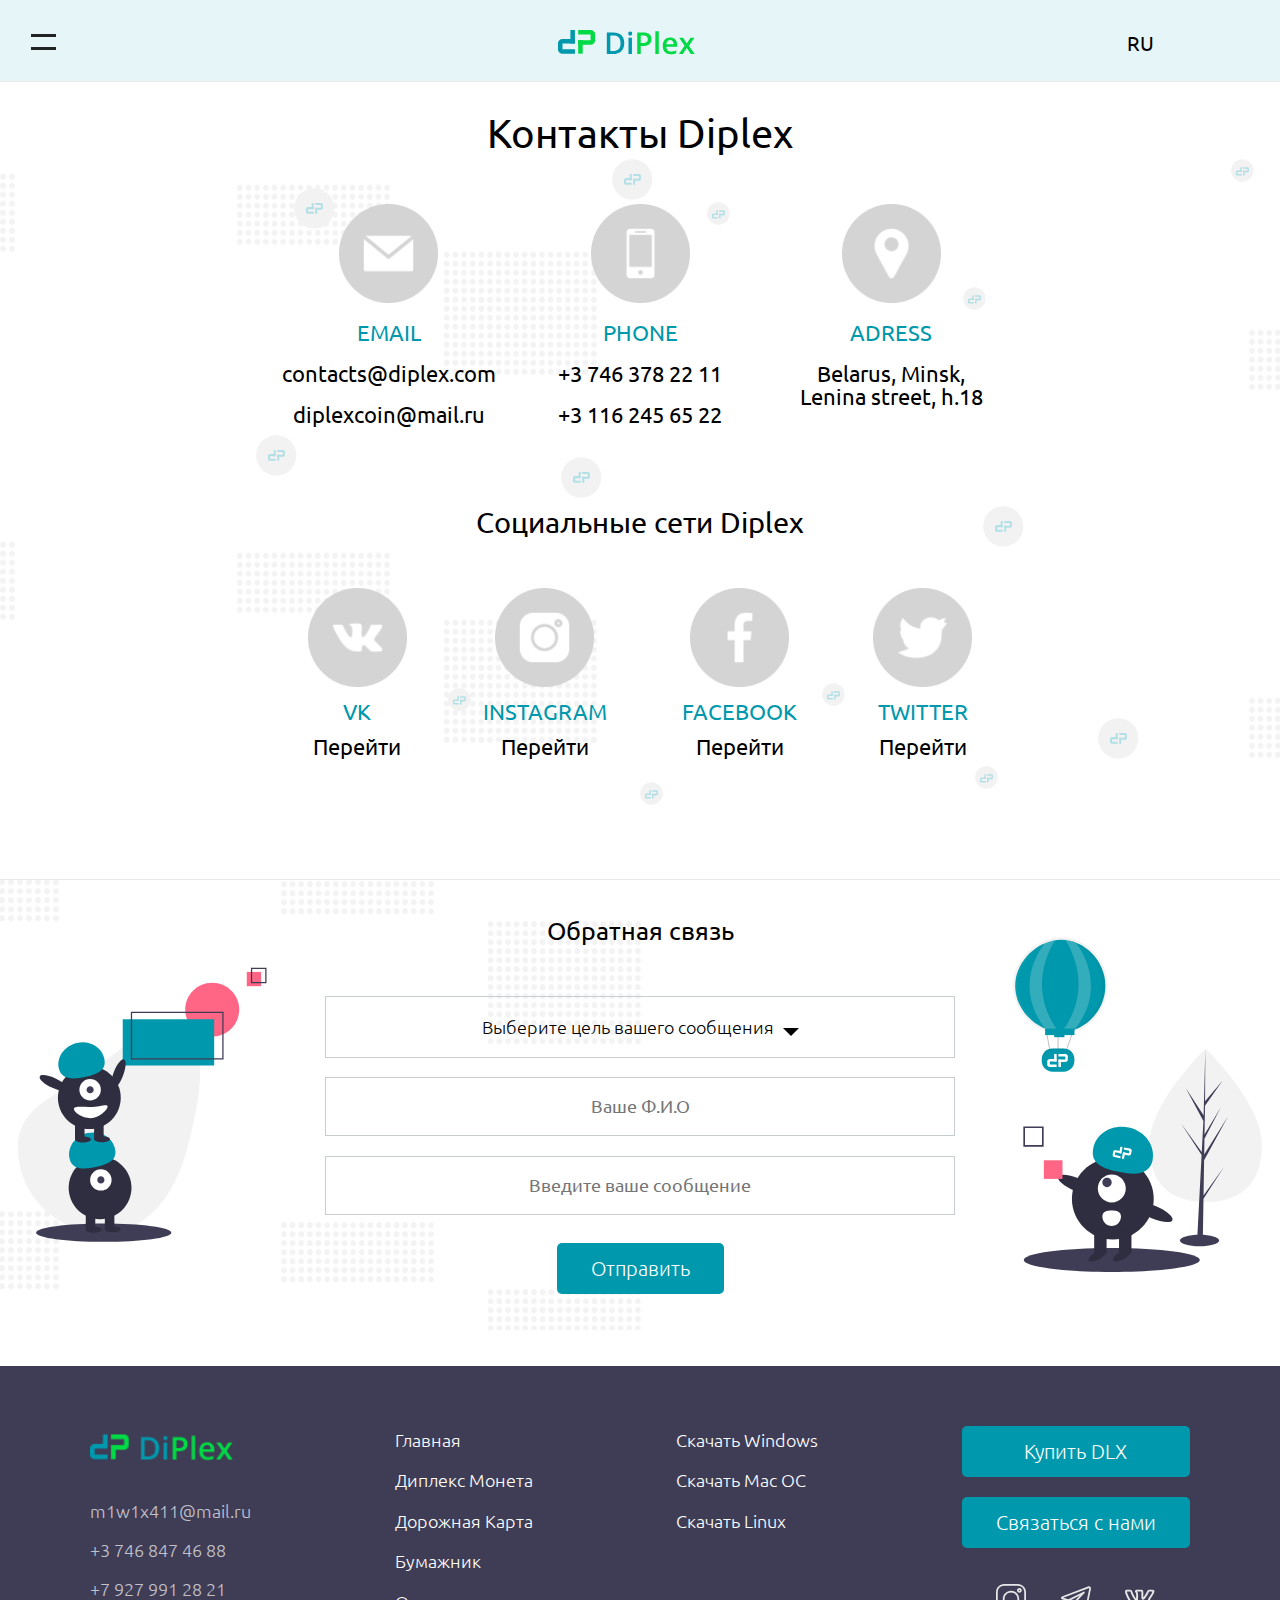
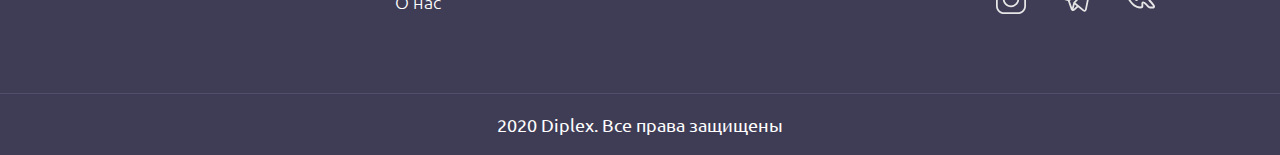
<file: contacts.html>
<!DOCTYPE html>
<html lang="en">
  <meta charset="UTF-8" />
  <meta name="viewport" content="width=device-width, initial-scale=1.0" />
  <meta http-equiv="X-UA-Compatible" content="ie=edge" />
  <link rel="shortcut icon" href="" type="image/x-icon" />
  <title>Контакты.Diplex</title>
  <link rel="apple-touch-icon" sizes="180x180" href="images/apple-touch-icon.png">
<link rel="icon" type="image/png" sizes="32x32" href="images/favicon-32x32.png">
<link rel="icon" type="image/png" sizes="16x16" href="images/favicon-16x16.png">
<link rel="manifest" href="images/site.webmanifest">
<link rel="mask-icon" href="images/safari-pinned-tab.svg" color="#5bbad5">
<meta name="msapplication-TileColor" content="#da532c">
<meta name="theme-color" content="#ffffff">
  <link rel="preconnect" href="https://fonts.googleapis.com" />
  <link rel="preconnect" href="https://fonts.gstatic.com" crossorigin />
  <link
    href="https://fonts.googleapis.com/css2?family=Open+Sans:wght@600&family=Ubuntu:wght@300;400;500;700&display=swap"
    rel="stylesheet"
  />
  <link rel="stylesheet" href="css/reset.css" />
  <link rel="stylesheet" href="css/normalize.css" />
  <link rel="stylesheet" href="css/contacts.min.css" />
  <script
      type="text/javascript"
      src="//code.jquery.com/jquery-3.6.0.min.js"
    defer></script>
    <script src="js/form.js" defer></script>
    <script src="js/main.js" defer></script>
  <body>
    <header class="header" id="header">
      <div class="container">
        <div class="header__inner">
          <nav class="header__menu">
            <a class="logo__link" href="/index.html"
              ><img src="images/main-logo.png" alt="logo" class="logo__image"
            /></a>
            <a class="logo__link--mobile" href="/index.html"
              ><img
                src="images/logo-img-mobile.svg"
                alt="logo-mobile"
                class="logo__image--mobile"
            /></a>

            <input type="checkbox" class="hidden__menu--ticker" id="hm" />
            <label class="btn__menu" for="hm">
              <span class="first"></span>
              <span class="second"></span>
            </label>
            <ul class="menu__list hidden__menu">
              <li class="menu__item">
                <a href="index.html" class="menu__link">Главная</a>
              </li>
              <li class="menu__item">
                <a href="#" class="menu__link">Где использовать DLX?</a>
              </li>
              <li class="menu__item">
                <a href="education.html" class="menu__link">Обучение</a>
              </li>
              <li class="menu__item">
                <a href="cooperation.html" class="menu__link"
                  >Сотрудничество</a
                >
              </li>
              <li class="menu__item">
                <a href="contacts.html" class="menu__link">Контакты</a>
              </li>
              <ul class="menu__adress">
                <li class="adress__items">
                  <a href="mailto:m1w1x411@mail.ru" class="adress__link"
                    >m1w1x411@mail.ru</a
                  >
                </li>
                <li class="adress__items">
                  <a href="tel:+37468474688" class="adress__link"
                    >+3 746 847 46 88</a
                  >
                </li>
                <li class="adress__items">
                  <a href="tel:+79279912821" class="adress__link"
                    >+7 927 991 28 21</a
                  >
                </li>
              </ul>
              <ul class="social__links--mobile">
                <li class="social__items">
                  <a href="#" class="social__link">
                    <img
                      src="images/ig-icon.svg"
                      alt="instagram"
                      class="social__link link--img"
                  /></a>
                </li>
                <li class="social__items">
                  <a href="#" class="social__link">
                    <img
                      src="images/telegram-icon.svg"
                      alt="telegram"
                      class="social__link link--img"
                  /></a>
                </li>
                <li class="social__items">
                  <a href="#" class="social__link">
                    <img
                      src="images/vk-icon.svg"
                      alt="vk"
                      class="social__link link--img"
                  /></a>
                </li>
              </ul>
            </ul>
          <ul class="lang__list">
              <li class="list__item">
                  <a href="#" class="lang__main">RU</a>
                <ul class="lang__pick__items">
                <li class="lang__pick__item">
                    <a class="lang__link" href="#">KG</a>
                  </li>
                  <li class="lang__pick__item">
                    <a class="lang__link" href="#">KZ</a>
                  </li>
                  <li class="lang__pick__item">
                    <a class="lang__link" href="#">EN</a>
                  </li>
                </ul>
              </li>
          </ul>
            <ul class="social__links">
              <li class="social__items">
                <a href="#" class="social__link">
                  <img
                    src="images/ig-icon.svg"
                    alt="instagram"
                    class="social__link link--img"
                /></a>
              </li>
              <li class="social__items">
                <a href="#" class="social__link">
                  <img
                    src="images/telegram-icon.svg"
                    alt="telegram"
                    class="social__link link--img"
                /></a>
              </li>
              <li class="social__items">
                <a href="#" class="social__link">
                  <img
                    src="images/vk-icon.svg"
                    alt="vk"
                    class="social__link link--img"
                /></a>
              </li>
            </ul>
          </nav>
        </div>
      </div>
    </header>
    <section class="contacts" id="contacts">
      <svg
        class="contacts__svg--big1"
        width="41"
        height="41"
        viewBox="0 0 41 41"
        fill="none"
        xmlns="http://www.w3.org/2000/svg"
      >
        <path
          d="M20.2586 40.5464C31.336 40.5464 40.3159 31.5535 40.3159 20.4602C40.3159 9.36683 31.336 0.373917 20.2586 0.373917C9.18117 0.373917 0.201172 9.36683 0.201172 20.4602C0.201172 31.5535 9.18117 40.5464 20.2586 40.5464Z"
          fill="#F2F2F2"
        />
        <path
          d="M12 21.1684C12 20.0328 12.9206 19.1123 14.0561 19.1123H19.7105V21.1684H12Z"
          fill="#B3E0E6"
        />
        <path
          d="M17.6543 21.1684L17.6543 15L19.7104 15L19.7104 21.1684L17.6543 21.1684Z"
          fill="#B3E0E6"
        />
        <path
          d="M28.9048 19.6263C28.9048 20.7619 27.9842 21.6825 26.8486 21.6825L21.1943 21.6825L21.1943 19.6263L28.9048 19.6263Z"
          fill="#B3E0E6"
        />
        <path
          d="M12 23.7386H19.7105V25.7947H14.0561C12.9206 25.7947 12 24.8742 12 23.7386Z"
          fill="#B3E0E6"
        />
        <path
          d="M28.9048 17.0561L21.1943 17.0561L21.1943 15L26.8486 15C27.9842 15 28.9048 15.9206 28.9048 17.0561Z"
          fill="#B3E0E6"
        />
        <path
          d="M23.2505 19.6263L23.2505 25.7947L21.1943 25.7947L21.1943 19.6263L23.2505 19.6263Z"
          fill="#B3E0E6"
        />
        <rect
          x="12"
          y="24.7667"
          width="4.62631"
          height="2.05614"
          rx="1.02807"
          transform="rotate(-90 12 24.7667)"
          fill="#B3E0E6"
        />
        <rect
          x="28.9048"
          y="16.0281"
          width="4.62631"
          height="2.05614"
          rx="1.02807"
          transform="rotate(90 28.9048 16.0281)"
          fill="#B3E0E6"
        />
      </svg>
      <svg
        class="contacts__svg--sm1"
        width="23"
        height="23"
        viewBox="0 0 23 23"
        fill="none"
        xmlns="http://www.w3.org/2000/svg"
      >
        <path
          d="M11.4171 22.8764C17.6481 22.8764 22.6993 17.8179 22.6993 11.5779C22.6993 5.3379 17.6481 0.279388 11.4171 0.279388C5.18602 0.279388 0.134766 5.3379 0.134766 11.5779C0.134766 17.8179 5.18602 22.8764 11.4171 22.8764Z"
          fill="#F2F2F2"
        />
        <path
          d="M4.90527 12.9947C4.90527 12.115 5.61838 11.4019 6.49804 11.4019H10.8781V12.9947H4.90527Z"
          fill="#B3E0E6"
        />
        <path
          d="M9.28516 12.9947L9.28516 8.21637L10.8779 8.21637L10.8779 12.9947L9.28516 12.9947Z"
          fill="#B3E0E6"
        />
        <path
          d="M18.0005 11.8001C18.0005 12.6797 17.2874 13.3929 16.4077 13.3929L12.0276 13.3929L12.0276 11.8001L18.0005 11.8001Z"
          fill="#B3E0E6"
        />
        <path
          d="M4.90527 14.9856H10.8781V16.5784H6.49804C5.61838 16.5784 4.90527 15.8653 4.90527 14.9856Z"
          fill="#B3E0E6"
        />
        <path
          d="M18.0005 9.80914L12.0276 9.80914L12.0276 8.21637L16.4077 8.21637C17.2874 8.21637 18.0005 8.92948 18.0005 9.80914Z"
          fill="#B3E0E6"
        />
        <path
          d="M13.6201 11.8001L13.6201 16.5784L12.0274 16.5784L12.0274 11.8001L13.6201 11.8001Z"
          fill="#B3E0E6"
        />
        <rect
          x="4.90527"
          y="15.782"
          width="3.58372"
          height="1.59276"
          rx="0.796382"
          transform="rotate(-90 4.90527 15.782)"
          fill="#B3E0E6"
        />
        <rect
          x="18.0005"
          y="9.01275"
          width="3.58372"
          height="1.59276"
          rx="0.796382"
          transform="rotate(90 18.0005 9.01275)"
          fill="#B3E0E6"
        />
      </svg>
      <svg
        class="contacts__svg--big2"
        width="41"
        height="41"
        viewBox="0 0 41 41"
        fill="none"
        xmlns="http://www.w3.org/2000/svg"
      >
        <path
          d="M20.2586 40.5464C31.336 40.5464 40.3159 31.5535 40.3159 20.4602C40.3159 9.36683 31.336 0.373917 20.2586 0.373917C9.18117 0.373917 0.201172 9.36683 0.201172 20.4602C0.201172 31.5535 9.18117 40.5464 20.2586 40.5464Z"
          fill="#F2F2F2"
        />
        <path
          d="M12 21.1684C12 20.0328 12.9206 19.1123 14.0561 19.1123H19.7105V21.1684H12Z"
          fill="#B3E0E6"
        />
        <path
          d="M17.6543 21.1684L17.6543 15L19.7104 15L19.7104 21.1684L17.6543 21.1684Z"
          fill="#B3E0E6"
        />
        <path
          d="M28.9048 19.6263C28.9048 20.7619 27.9842 21.6825 26.8486 21.6825L21.1943 21.6825L21.1943 19.6263L28.9048 19.6263Z"
          fill="#B3E0E6"
        />
        <path
          d="M12 23.7386H19.7105V25.7947H14.0561C12.9206 25.7947 12 24.8742 12 23.7386Z"
          fill="#B3E0E6"
        />
        <path
          d="M28.9048 17.0561L21.1943 17.0561L21.1943 15L26.8486 15C27.9842 15 28.9048 15.9206 28.9048 17.0561Z"
          fill="#B3E0E6"
        />
        <path
          d="M23.2505 19.6263L23.2505 25.7947L21.1943 25.7947L21.1943 19.6263L23.2505 19.6263Z"
          fill="#B3E0E6"
        />
        <rect
          x="12"
          y="24.7667"
          width="4.62631"
          height="2.05614"
          rx="1.02807"
          transform="rotate(-90 12 24.7667)"
          fill="#B3E0E6"
        />
        <rect
          x="28.9048"
          y="16.0281"
          width="4.62631"
          height="2.05614"
          rx="1.02807"
          transform="rotate(90 28.9048 16.0281)"
          fill="#B3E0E6"
        />
      </svg>
      <svg
        class="contacts__svg--sm2"
        width="23"
        height="23"
        viewBox="0 0 23 23"
        fill="none"
        xmlns="http://www.w3.org/2000/svg"
      >
        <path
          d="M11.4171 22.8764C17.6481 22.8764 22.6993 17.8179 22.6993 11.5779C22.6993 5.3379 17.6481 0.279388 11.4171 0.279388C5.18602 0.279388 0.134766 5.3379 0.134766 11.5779C0.134766 17.8179 5.18602 22.8764 11.4171 22.8764Z"
          fill="#F2F2F2"
        />
        <path
          d="M4.90527 12.9947C4.90527 12.115 5.61838 11.4019 6.49804 11.4019H10.8781V12.9947H4.90527Z"
          fill="#B3E0E6"
        />
        <path
          d="M9.28516 12.9947L9.28516 8.21637L10.8779 8.21637L10.8779 12.9947L9.28516 12.9947Z"
          fill="#B3E0E6"
        />
        <path
          d="M18.0005 11.8001C18.0005 12.6797 17.2874 13.3929 16.4077 13.3929L12.0276 13.3929L12.0276 11.8001L18.0005 11.8001Z"
          fill="#B3E0E6"
        />
        <path
          d="M4.90527 14.9856H10.8781V16.5784H6.49804C5.61838 16.5784 4.90527 15.8653 4.90527 14.9856Z"
          fill="#B3E0E6"
        />
        <path
          d="M18.0005 9.80914L12.0276 9.80914L12.0276 8.21637L16.4077 8.21637C17.2874 8.21637 18.0005 8.92948 18.0005 9.80914Z"
          fill="#B3E0E6"
        />
        <path
          d="M13.6201 11.8001L13.6201 16.5784L12.0274 16.5784L12.0274 11.8001L13.6201 11.8001Z"
          fill="#B3E0E6"
        />
        <rect
          x="4.90527"
          y="15.782"
          width="3.58372"
          height="1.59276"
          rx="0.796382"
          transform="rotate(-90 4.90527 15.782)"
          fill="#B3E0E6"
        />
        <rect
          x="18.0005"
          y="9.01275"
          width="3.58372"
          height="1.59276"
          rx="0.796382"
          transform="rotate(90 18.0005 9.01275)"
          fill="#B3E0E6"
        />
      </svg>
      <svg
        class="contacts__svg--big3"
        width="41"
        height="41"
        viewBox="0 0 41 41"
        fill="none"
        xmlns="http://www.w3.org/2000/svg"
      >
        <path
          d="M20.2586 40.5464C31.336 40.5464 40.3159 31.5535 40.3159 20.4602C40.3159 9.36683 31.336 0.373917 20.2586 0.373917C9.18117 0.373917 0.201172 9.36683 0.201172 20.4602C0.201172 31.5535 9.18117 40.5464 20.2586 40.5464Z"
          fill="#F2F2F2"
        />
        <path
          d="M12 21.1684C12 20.0328 12.9206 19.1123 14.0561 19.1123H19.7105V21.1684H12Z"
          fill="#B3E0E6"
        />
        <path
          d="M17.6543 21.1684L17.6543 15L19.7104 15L19.7104 21.1684L17.6543 21.1684Z"
          fill="#B3E0E6"
        />
        <path
          d="M28.9048 19.6263C28.9048 20.7619 27.9842 21.6825 26.8486 21.6825L21.1943 21.6825L21.1943 19.6263L28.9048 19.6263Z"
          fill="#B3E0E6"
        />
        <path
          d="M12 23.7386H19.7105V25.7947H14.0561C12.9206 25.7947 12 24.8742 12 23.7386Z"
          fill="#B3E0E6"
        />
        <path
          d="M28.9048 17.0561L21.1943 17.0561L21.1943 15L26.8486 15C27.9842 15 28.9048 15.9206 28.9048 17.0561Z"
          fill="#B3E0E6"
        />
        <path
          d="M23.2505 19.6263L23.2505 25.7947L21.1943 25.7947L21.1943 19.6263L23.2505 19.6263Z"
          fill="#B3E0E6"
        />
        <rect
          x="12"
          y="24.7667"
          width="4.62631"
          height="2.05614"
          rx="1.02807"
          transform="rotate(-90 12 24.7667)"
          fill="#B3E0E6"
        />
        <rect
          x="28.9048"
          y="16.0281"
          width="4.62631"
          height="2.05614"
          rx="1.02807"
          transform="rotate(90 28.9048 16.0281)"
          fill="#B3E0E6"
        />
      </svg>
      <svg
        class="contacts__svg--sm3"
        width="23"
        height="23"
        viewBox="0 0 23 23"
        fill="none"
        xmlns="http://www.w3.org/2000/svg"
      >
        <path
          d="M11.4171 22.8764C17.6481 22.8764 22.6993 17.8179 22.6993 11.5779C22.6993 5.3379 17.6481 0.279388 11.4171 0.279388C5.18602 0.279388 0.134766 5.3379 0.134766 11.5779C0.134766 17.8179 5.18602 22.8764 11.4171 22.8764Z"
          fill="#F2F2F2"
        />
        <path
          d="M4.90527 12.9947C4.90527 12.115 5.61838 11.4019 6.49804 11.4019H10.8781V12.9947H4.90527Z"
          fill="#B3E0E6"
        />
        <path
          d="M9.28516 12.9947L9.28516 8.21637L10.8779 8.21637L10.8779 12.9947L9.28516 12.9947Z"
          fill="#B3E0E6"
        />
        <path
          d="M18.0005 11.8001C18.0005 12.6797 17.2874 13.3929 16.4077 13.3929L12.0276 13.3929L12.0276 11.8001L18.0005 11.8001Z"
          fill="#B3E0E6"
        />
        <path
          d="M4.90527 14.9856H10.8781V16.5784H6.49804C5.61838 16.5784 4.90527 15.8653 4.90527 14.9856Z"
          fill="#B3E0E6"
        />
        <path
          d="M18.0005 9.80914L12.0276 9.80914L12.0276 8.21637L16.4077 8.21637C17.2874 8.21637 18.0005 8.92948 18.0005 9.80914Z"
          fill="#B3E0E6"
        />
        <path
          d="M13.6201 11.8001L13.6201 16.5784L12.0274 16.5784L12.0274 11.8001L13.6201 11.8001Z"
          fill="#B3E0E6"
        />
        <rect
          x="4.90527"
          y="15.782"
          width="3.58372"
          height="1.59276"
          rx="0.796382"
          transform="rotate(-90 4.90527 15.782)"
          fill="#B3E0E6"
        />
        <rect
          x="18.0005"
          y="9.01275"
          width="3.58372"
          height="1.59276"
          rx="0.796382"
          transform="rotate(90 18.0005 9.01275)"
          fill="#B3E0E6"
        />
      </svg>
      <svg
        class="contacts__svg--big4"
        width="41"
        height="41"
        viewBox="0 0 41 41"
        fill="none"
        xmlns="http://www.w3.org/2000/svg"
      >
        <path
          d="M20.2586 40.5464C31.336 40.5464 40.3159 31.5535 40.3159 20.4602C40.3159 9.36683 31.336 0.373917 20.2586 0.373917C9.18117 0.373917 0.201172 9.36683 0.201172 20.4602C0.201172 31.5535 9.18117 40.5464 20.2586 40.5464Z"
          fill="#F2F2F2"
        />
        <path
          d="M12 21.1684C12 20.0328 12.9206 19.1123 14.0561 19.1123H19.7105V21.1684H12Z"
          fill="#B3E0E6"
        />
        <path
          d="M17.6543 21.1684L17.6543 15L19.7104 15L19.7104 21.1684L17.6543 21.1684Z"
          fill="#B3E0E6"
        />
        <path
          d="M28.9048 19.6263C28.9048 20.7619 27.9842 21.6825 26.8486 21.6825L21.1943 21.6825L21.1943 19.6263L28.9048 19.6263Z"
          fill="#B3E0E6"
        />
        <path
          d="M12 23.7386H19.7105V25.7947H14.0561C12.9206 25.7947 12 24.8742 12 23.7386Z"
          fill="#B3E0E6"
        />
        <path
          d="M28.9048 17.0561L21.1943 17.0561L21.1943 15L26.8486 15C27.9842 15 28.9048 15.9206 28.9048 17.0561Z"
          fill="#B3E0E6"
        />
        <path
          d="M23.2505 19.6263L23.2505 25.7947L21.1943 25.7947L21.1943 19.6263L23.2505 19.6263Z"
          fill="#B3E0E6"
        />
        <rect
          x="12"
          y="24.7667"
          width="4.62631"
          height="2.05614"
          rx="1.02807"
          transform="rotate(-90 12 24.7667)"
          fill="#B3E0E6"
        />
        <rect
          x="28.9048"
          y="16.0281"
          width="4.62631"
          height="2.05614"
          rx="1.02807"
          transform="rotate(90 28.9048 16.0281)"
          fill="#B3E0E6"
        />
      </svg>
      <svg
        class="contacts__svg--sm4"
        width="23"
        height="23"
        viewBox="0 0 23 23"
        fill="none"
        xmlns="http://www.w3.org/2000/svg"
      >
        <path
          d="M11.4171 22.8764C17.6481 22.8764 22.6993 17.8179 22.6993 11.5779C22.6993 5.3379 17.6481 0.279388 11.4171 0.279388C5.18602 0.279388 0.134766 5.3379 0.134766 11.5779C0.134766 17.8179 5.18602 22.8764 11.4171 22.8764Z"
          fill="#F2F2F2"
        />
        <path
          d="M4.90527 12.9947C4.90527 12.115 5.61838 11.4019 6.49804 11.4019H10.8781V12.9947H4.90527Z"
          fill="#B3E0E6"
        />
        <path
          d="M9.28516 12.9947L9.28516 8.21637L10.8779 8.21637L10.8779 12.9947L9.28516 12.9947Z"
          fill="#B3E0E6"
        />
        <path
          d="M18.0005 11.8001C18.0005 12.6797 17.2874 13.3929 16.4077 13.3929L12.0276 13.3929L12.0276 11.8001L18.0005 11.8001Z"
          fill="#B3E0E6"
        />
        <path
          d="M4.90527 14.9856H10.8781V16.5784H6.49804C5.61838 16.5784 4.90527 15.8653 4.90527 14.9856Z"
          fill="#B3E0E6"
        />
        <path
          d="M18.0005 9.80914L12.0276 9.80914L12.0276 8.21637L16.4077 8.21637C17.2874 8.21637 18.0005 8.92948 18.0005 9.80914Z"
          fill="#B3E0E6"
        />
        <path
          d="M13.6201 11.8001L13.6201 16.5784L12.0274 16.5784L12.0274 11.8001L13.6201 11.8001Z"
          fill="#B3E0E6"
        />
        <rect
          x="4.90527"
          y="15.782"
          width="3.58372"
          height="1.59276"
          rx="0.796382"
          transform="rotate(-90 4.90527 15.782)"
          fill="#B3E0E6"
        />
        <rect
          x="18.0005"
          y="9.01275"
          width="3.58372"
          height="1.59276"
          rx="0.796382"
          transform="rotate(90 18.0005 9.01275)"
          fill="#B3E0E6"
        />
      </svg>
      <svg
        class="contacts__svg--big5"
        width="41"
        height="41"
        viewBox="0 0 41 41"
        fill="none"
        xmlns="http://www.w3.org/2000/svg"
      >
        <path
          d="M20.2586 40.5464C31.336 40.5464 40.3159 31.5535 40.3159 20.4602C40.3159 9.36683 31.336 0.373917 20.2586 0.373917C9.18117 0.373917 0.201172 9.36683 0.201172 20.4602C0.201172 31.5535 9.18117 40.5464 20.2586 40.5464Z"
          fill="#F2F2F2"
        />
        <path
          d="M12 21.1684C12 20.0328 12.9206 19.1123 14.0561 19.1123H19.7105V21.1684H12Z"
          fill="#B3E0E6"
        />
        <path
          d="M17.6543 21.1684L17.6543 15L19.7104 15L19.7104 21.1684L17.6543 21.1684Z"
          fill="#B3E0E6"
        />
        <path
          d="M28.9048 19.6263C28.9048 20.7619 27.9842 21.6825 26.8486 21.6825L21.1943 21.6825L21.1943 19.6263L28.9048 19.6263Z"
          fill="#B3E0E6"
        />
        <path
          d="M12 23.7386H19.7105V25.7947H14.0561C12.9206 25.7947 12 24.8742 12 23.7386Z"
          fill="#B3E0E6"
        />
        <path
          d="M28.9048 17.0561L21.1943 17.0561L21.1943 15L26.8486 15C27.9842 15 28.9048 15.9206 28.9048 17.0561Z"
          fill="#B3E0E6"
        />
        <path
          d="M23.2505 19.6263L23.2505 25.7947L21.1943 25.7947L21.1943 19.6263L23.2505 19.6263Z"
          fill="#B3E0E6"
        />
        <rect
          x="12"
          y="24.7667"
          width="4.62631"
          height="2.05614"
          rx="1.02807"
          transform="rotate(-90 12 24.7667)"
          fill="#B3E0E6"
        />
        <rect
          x="28.9048"
          y="16.0281"
          width="4.62631"
          height="2.05614"
          rx="1.02807"
          transform="rotate(90 28.9048 16.0281)"
          fill="#B3E0E6"
        />
      </svg>
      <svg
        class="contacts__svg--sm5"
        width="23"
        height="23"
        viewBox="0 0 23 23"
        fill="none"
        xmlns="http://www.w3.org/2000/svg"
      >
        <path
          d="M11.4171 22.8764C17.6481 22.8764 22.6993 17.8179 22.6993 11.5779C22.6993 5.3379 17.6481 0.279388 11.4171 0.279388C5.18602 0.279388 0.134766 5.3379 0.134766 11.5779C0.134766 17.8179 5.18602 22.8764 11.4171 22.8764Z"
          fill="#F2F2F2"
        />
        <path
          d="M4.90527 12.9947C4.90527 12.115 5.61838 11.4019 6.49804 11.4019H10.8781V12.9947H4.90527Z"
          fill="#B3E0E6"
        />
        <path
          d="M9.28516 12.9947L9.28516 8.21637L10.8779 8.21637L10.8779 12.9947L9.28516 12.9947Z"
          fill="#B3E0E6"
        />
        <path
          d="M18.0005 11.8001C18.0005 12.6797 17.2874 13.3929 16.4077 13.3929L12.0276 13.3929L12.0276 11.8001L18.0005 11.8001Z"
          fill="#B3E0E6"
        />
        <path
          d="M4.90527 14.9856H10.8781V16.5784H6.49804C5.61838 16.5784 4.90527 15.8653 4.90527 14.9856Z"
          fill="#B3E0E6"
        />
        <path
          d="M18.0005 9.80914L12.0276 9.80914L12.0276 8.21637L16.4077 8.21637C17.2874 8.21637 18.0005 8.92948 18.0005 9.80914Z"
          fill="#B3E0E6"
        />
        <path
          d="M13.6201 11.8001L13.6201 16.5784L12.0274 16.5784L12.0274 11.8001L13.6201 11.8001Z"
          fill="#B3E0E6"
        />
        <rect
          x="4.90527"
          y="15.782"
          width="3.58372"
          height="1.59276"
          rx="0.796382"
          transform="rotate(-90 4.90527 15.782)"
          fill="#B3E0E6"
        />
        <rect
          x="18.0005"
          y="9.01275"
          width="3.58372"
          height="1.59276"
          rx="0.796382"
          transform="rotate(90 18.0005 9.01275)"
          fill="#B3E0E6"
        />
      </svg>
      <svg
        class="contacts__svg--big6"
        width="41"
        height="41"
        viewBox="0 0 41 41"
        fill="none"
        xmlns="http://www.w3.org/2000/svg"
      >
        <path
          d="M20.2586 40.5464C31.336 40.5464 40.3159 31.5535 40.3159 20.4602C40.3159 9.36683 31.336 0.373917 20.2586 0.373917C9.18117 0.373917 0.201172 9.36683 0.201172 20.4602C0.201172 31.5535 9.18117 40.5464 20.2586 40.5464Z"
          fill="#F2F2F2"
        />
        <path
          d="M12 21.1684C12 20.0328 12.9206 19.1123 14.0561 19.1123H19.7105V21.1684H12Z"
          fill="#B3E0E6"
        />
        <path
          d="M17.6543 21.1684L17.6543 15L19.7104 15L19.7104 21.1684L17.6543 21.1684Z"
          fill="#B3E0E6"
        />
        <path
          d="M28.9048 19.6263C28.9048 20.7619 27.9842 21.6825 26.8486 21.6825L21.1943 21.6825L21.1943 19.6263L28.9048 19.6263Z"
          fill="#B3E0E6"
        />
        <path
          d="M12 23.7386H19.7105V25.7947H14.0561C12.9206 25.7947 12 24.8742 12 23.7386Z"
          fill="#B3E0E6"
        />
        <path
          d="M28.9048 17.0561L21.1943 17.0561L21.1943 15L26.8486 15C27.9842 15 28.9048 15.9206 28.9048 17.0561Z"
          fill="#B3E0E6"
        />
        <path
          d="M23.2505 19.6263L23.2505 25.7947L21.1943 25.7947L21.1943 19.6263L23.2505 19.6263Z"
          fill="#B3E0E6"
        />
        <rect
          x="12"
          y="24.7667"
          width="4.62631"
          height="2.05614"
          rx="1.02807"
          transform="rotate(-90 12 24.7667)"
          fill="#B3E0E6"
        />
        <rect
          x="28.9048"
          y="16.0281"
          width="4.62631"
          height="2.05614"
          rx="1.02807"
          transform="rotate(90 28.9048 16.0281)"
          fill="#B3E0E6"
        />
      </svg>
      <svg
        class="contacts__svg--sm6"
        width="23"
        height="23"
        viewBox="0 0 23 23"
        fill="none"
        xmlns="http://www.w3.org/2000/svg"
      >
        <path
          d="M11.4171 22.8764C17.6481 22.8764 22.6993 17.8179 22.6993 11.5779C22.6993 5.3379 17.6481 0.279388 11.4171 0.279388C5.18602 0.279388 0.134766 5.3379 0.134766 11.5779C0.134766 17.8179 5.18602 22.8764 11.4171 22.8764Z"
          fill="#F2F2F2"
        />
        <path
          d="M4.90527 12.9947C4.90527 12.115 5.61838 11.4019 6.49804 11.4019H10.8781V12.9947H4.90527Z"
          fill="#B3E0E6"
        />
        <path
          d="M9.28516 12.9947L9.28516 8.21637L10.8779 8.21637L10.8779 12.9947L9.28516 12.9947Z"
          fill="#B3E0E6"
        />
        <path
          d="M18.0005 11.8001C18.0005 12.6797 17.2874 13.3929 16.4077 13.3929L12.0276 13.3929L12.0276 11.8001L18.0005 11.8001Z"
          fill="#B3E0E6"
        />
        <path
          d="M4.90527 14.9856H10.8781V16.5784H6.49804C5.61838 16.5784 4.90527 15.8653 4.90527 14.9856Z"
          fill="#B3E0E6"
        />
        <path
          d="M18.0005 9.80914L12.0276 9.80914L12.0276 8.21637L16.4077 8.21637C17.2874 8.21637 18.0005 8.92948 18.0005 9.80914Z"
          fill="#B3E0E6"
        />
        <path
          d="M13.6201 11.8001L13.6201 16.5784L12.0274 16.5784L12.0274 11.8001L13.6201 11.8001Z"
          fill="#B3E0E6"
        />
        <rect
          x="4.90527"
          y="15.782"
          width="3.58372"
          height="1.59276"
          rx="0.796382"
          transform="rotate(-90 4.90527 15.782)"
          fill="#B3E0E6"
        />
        <rect
          x="18.0005"
          y="9.01275"
          width="3.58372"
          height="1.59276"
          rx="0.796382"
          transform="rotate(90 18.0005 9.01275)"
          fill="#B3E0E6"
        />
      </svg>
      <svg
        class="contacts__svg--big7"
        width="41"
        height="41"
        viewBox="0 0 41 41"
        fill="none"
        xmlns="http://www.w3.org/2000/svg"
      >
        <path
          d="M20.2586 40.5464C31.336 40.5464 40.3159 31.5535 40.3159 20.4602C40.3159 9.36683 31.336 0.373917 20.2586 0.373917C9.18117 0.373917 0.201172 9.36683 0.201172 20.4602C0.201172 31.5535 9.18117 40.5464 20.2586 40.5464Z"
          fill="#F2F2F2"
        />
        <path
          d="M12 21.1684C12 20.0328 12.9206 19.1123 14.0561 19.1123H19.7105V21.1684H12Z"
          fill="#B3E0E6"
        />
        <path
          d="M17.6543 21.1684L17.6543 15L19.7104 15L19.7104 21.1684L17.6543 21.1684Z"
          fill="#B3E0E6"
        />
        <path
          d="M28.9048 19.6263C28.9048 20.7619 27.9842 21.6825 26.8486 21.6825L21.1943 21.6825L21.1943 19.6263L28.9048 19.6263Z"
          fill="#B3E0E6"
        />
        <path
          d="M12 23.7386H19.7105V25.7947H14.0561C12.9206 25.7947 12 24.8742 12 23.7386Z"
          fill="#B3E0E6"
        />
        <path
          d="M28.9048 17.0561L21.1943 17.0561L21.1943 15L26.8486 15C27.9842 15 28.9048 15.9206 28.9048 17.0561Z"
          fill="#B3E0E6"
        />
        <path
          d="M23.2505 19.6263L23.2505 25.7947L21.1943 25.7947L21.1943 19.6263L23.2505 19.6263Z"
          fill="#B3E0E6"
        />
        <rect
          x="12"
          y="24.7667"
          width="4.62631"
          height="2.05614"
          rx="1.02807"
          transform="rotate(-90 12 24.7667)"
          fill="#B3E0E6"
        />
        <rect
          x="28.9048"
          y="16.0281"
          width="4.62631"
          height="2.05614"
          rx="1.02807"
          transform="rotate(90 28.9048 16.0281)"
          fill="#B3E0E6"
        />
      </svg>
      <svg
        class="contacts__svg--sm7"
        width="23"
        height="23"
        viewBox="0 0 23 23"
        fill="none"
        xmlns="http://www.w3.org/2000/svg"
      >
        <path
          d="M11.4171 22.8764C17.6481 22.8764 22.6993 17.8179 22.6993 11.5779C22.6993 5.3379 17.6481 0.279388 11.4171 0.279388C5.18602 0.279388 0.134766 5.3379 0.134766 11.5779C0.134766 17.8179 5.18602 22.8764 11.4171 22.8764Z"
          fill="#F2F2F2"
        />
        <path
          d="M4.90527 12.9947C4.90527 12.115 5.61838 11.4019 6.49804 11.4019H10.8781V12.9947H4.90527Z"
          fill="#B3E0E6"
        />
        <path
          d="M9.28516 12.9947L9.28516 8.21637L10.8779 8.21637L10.8779 12.9947L9.28516 12.9947Z"
          fill="#B3E0E6"
        />
        <path
          d="M18.0005 11.8001C18.0005 12.6797 17.2874 13.3929 16.4077 13.3929L12.0276 13.3929L12.0276 11.8001L18.0005 11.8001Z"
          fill="#B3E0E6"
        />
        <path
          d="M4.90527 14.9856H10.8781V16.5784H6.49804C5.61838 16.5784 4.90527 15.8653 4.90527 14.9856Z"
          fill="#B3E0E6"
        />
        <path
          d="M18.0005 9.80914L12.0276 9.80914L12.0276 8.21637L16.4077 8.21637C17.2874 8.21637 18.0005 8.92948 18.0005 9.80914Z"
          fill="#B3E0E6"
        />
        <path
          d="M13.6201 11.8001L13.6201 16.5784L12.0274 16.5784L12.0274 11.8001L13.6201 11.8001Z"
          fill="#B3E0E6"
        />
        <rect
          x="4.90527"
          y="15.782"
          width="3.58372"
          height="1.59276"
          rx="0.796382"
          transform="rotate(-90 4.90527 15.782)"
          fill="#B3E0E6"
        />
        <rect
          x="18.0005"
          y="9.01275"
          width="3.58372"
          height="1.59276"
          rx="0.796382"
          transform="rotate(90 18.0005 9.01275)"
          fill="#B3E0E6"
        />
  
      <div class="contacts__inner">
        <h2 class="contacts__title">Контакты Diplex</h2>
        <img src="images/contacts-mobile-img.svg" alt="contacts-mobile-img" class="contacts__img mobile--img">
        <div class="contacts__cards">
          <div class="contact__card">
            <img
              src="images/contact-mail-img.png"
              alt="contact-mail"
              class="card__image"
            />
            <p class="card__title">email</p>
            <a href="mailto:contacts@diplex.com" class="card__link"
              >contacts@diplex.com</a
            >
            <a href="diplexcoin@mail.ru" class="card__link"
              >diplexcoin@mail.ru</a
            >
          </div>
          <div class="contact__card">
            <img
              src="images/contact-tel-img.png"
              alt="contact-tel"
              class="card__image"
            />
            <p class="card__title">phone</p>
            <a href="tel:+37463782211" class="card__link">+3 746 378 22 11</a>
            <a href="tel:+31162456522" class="card__link">+3 116 245 65 22</a>
          </div>
          <div class="contact__card">
            <img
              src="images/contact-adress-img.png"
              alt="contact-mail"
              class="card__image"
            />
            <p class="card__title">adress</p>
            <a href="#" class="card__link"
              >Belarus, Minsk, Lenina street, h.18</a
            >
          </div>
        </div>
        <h2 class="social__title">Социальные сети Diplex</h2>
        <div class="social__cards">
          <div class="social__card">
            <img
              src="images/contact-social-vk.png"
              alt="social-vk"
              class="social__picture"
            />
            <p class="social__desc">vk</p>
            <a href="#" class="social__adress">Перейти</a>
          </div>
          <div class="social__card">
            <img
              src="images/contact-social-ig.png"
              alt="social-vk"
              class="social__picture"
            />
            <p class="social__desc">instagram</p>
            <a href="#" class="social__adress">Перейти</a>
          </div>
          <div class="social__card">
            <img
              src="images/contact-social-fb.png"
              alt="social-vk"
              class="social__picture"
            />
            <p class="social__desc">facebook</p>
            <a href="#" class="social__adress">Перейти</a>
          </div>
          <div class="social__card">
            <img
              src="images/contact-social-tw.png"
              alt="social-vk"
              class="social__picture"
            />
            <p class="social__desc">twitter</p>
            <a href="#" class="social__adress">Перейти</a>
          </div>
        </div>
      </div>
    </section>
    <section class="contacts__form">
      <img src="images/form-img-left.svg" alt="left img" class="form__image" />
      <form action="#" method="post" class="send__form" id="send__form">
        <h2 class="send__title sub--title">Обратная связь</h2>

        <div class="form__select" data-state="">
          <div class="select__title" data-default="zero">
            Выберите цель вашего сообщения
          </div>
          <div class="select__content">
            <input
              type="radio"
              id="secondSelect"
              class="select__input"
              name="singleSelect"
            />
            <label for="secondSelect" class="select__label"
              >Приобретение DLX</label
            >
            <input
              type="radio"
              id="thirdSelect"
              class="select__input"
              name="singleSelect"
            />
            <label for="thirdSelect" class="select__label"
              >Сотрудничество</label
            >
            <input
              type="radio"
              id="fourthSelect"
              class="select__input"
              name="singleSelect"
            />
            <label for="fourthSelect" class="select__label"
              >Технические неполадки</label
            >
          </div>
        </div>

        <input
          type="text"
          name="user__name"
          placeholder="Ваше Ф.И.О"
          class="input__name"
        />
        <input
          type="text"
          name="user__msg"
          placeholder="Введите ваше сообщение"
          class="input__msg"
        />
        <button class="form__button" type="submit">Отправить</button>
      </form>
      <div class="mobileform__inner">
        <h2 class="send__title sub--mobile">Обратная связь</h2>
            <form action="#" method='post' class='form__mobile'>
              <input placeholder='Как вас зовут?' type="text" name="m_name" id="m_name" class='m__name'>
              <input placeholder='Телефон, Telegram, WhatsApp' type="m_tel" name="m_tel" id="m_tel" class='m__tel'>
              <input placeholder='Введите ваше сообщение' type="text" name="m_msg" id="m_msg" class='m__msg'>
              <button class="form__button--mobile" type="submit">Отправить</button>
            </form>
      </div>
      <img
        src="images/form-img-right.svg"
        alt="right img"
        class="form__image"
      />
    </section> 
    <footer id="footer" class="footer">
      <div class="footer__inner">
        <div class="footer__adress">
          <img
            src="images/footer-logo.png"
            alt="footer-logo"
            class="footer__logo"
          />
          <a href="mailto:m1w1x411@mail.ru" class="adress__email"
            >m1w1x411@mail.ru</a
          >
          <a href="tel:+37468474688" class="adress__tel">+3 746 847 46 88</a>
          <a href="tel:+79279912821" class="adress__tel">+7 927 991 28 21</a>
        </div>
        <ul class="footer__nav">
          <li class="footer__items">
            <a href="#" class="footer__link">Главная</a>
          </li>
          <li class="footer__items">
            <a href="#" class="footer__link">Диплекс Монета </a>
          </li>
          <li class="footer__items">
            <a href="#" class="footer__link">Дорожная Карта </a>
          </li>
          <li class="footer__items">
            <a href="#" class="footer__link">Бумажник</a>
          </li>
          <li class="footer__items">
            <a href="#" class="footer__link">О нас</a>
          </li>
        </ul>
        <ul class="footer__download">
          <li class="download__item">
            <a href="" class="download__link">Скачать Windows</a>
          </li>
          <li class="download__item">
            <a href="" class="download__link">Скачать Mac OC</a>
          </li>
          <li class="download__item">
            <a href="" class="download__link">Скачать Linux</a>
          </li>
        </ul>
        <div class="footer__buttons">
          <a href="#" class="footer__btn">Купить DLX</a>
          <a href="#" class="footer__btn">Связаться с нами</a>
          <div class="buttons__social">
            <a href="#" class="footer__social"
              ><img
                src="images/ig-footer.svg"
                alt="ig-footer"
                class="social__image"
            /></a>
            <a href="#" class="footer__social"
              ><img
                src="images/tg-footer.svg"
                alt="tg-footer"
                class="social__image"
            /></a>
            <a href="#" class="footer__social"
              ><img
                src="images/vk-footer.svg"
                alt="vk-footer"
                class="social__image"
            /></a>
          </div>
        </div>
      </div>
      <p class="footer__copy">2020 Diplex. Все права защищены</p>
    </footer>
  </body>
</html>
</file>
<file: css/contacts.min.css>
html{-webkit-box-sizing:border-box;box-sizing:border-box}:root{font-size:18px}*,*::before,*::after{-webkit-box-sizing:inherit;box-sizing:inherit}a{text-decoration:none;color:inherit}button:focus,input:focus,select:focus,textarea:focus{-webkit-box-shadow:none;box-shadow:none;outline-offset:0.05em}body{font-family:"Ubuntu", sans-serif;font-size:1rem;line-height:154.4%;font-weight:300;color:#000}.sub--title{font-size:1.4rem;line-height:30px;font-weight:normal}.header__inner{padding:1.2em 7em 1em;border-bottom:1px solid #e9e9e9}.sticky{position:fixed;top:0;width:100%;background:#fff;z-index:11}.header__menu{display:-webkit-box;display:-ms-flexbox;display:flex;-webkit-box-align:center;-ms-flex-align:center;align-items:center;-webkit-box-pack:space-evenly;-ms-flex-pack:space-evenly;justify-content:space-evenly;font-size:1.125rem;line-height:21px;font-weight:400;background-color:#fcfcfc}.menu__list{display:-webkit-box;display:-ms-flexbox;display:flex;gap:2.2em}.menu__link::after{content:"";display:block;width:0;height:2px;background:#000;-webkit-transition:width 0.3s;transition:width 0.3s}.menu__link:hover::after{width:100%;-webkit-transition:width 0.3s;transition:width 0.3s}.lang__pick__items{height:0;overflow:hidden;opacity:0;position:absolute;top:6%;right:21.2%;background:#f2f2f2;padding:1em;z-index:1;-webkit-transition:all 0.3s ease-in;transition:all 0.3s ease-in}.lang__pick__item:not(:last-child){margin-bottom:0.5em;border-bottom:1px solid #e9e9e9;cursor:pointer}.lang__link{-webkit-transition:color 0.3s ease-in-out;transition:color 0.3s ease-in-out}.lang__link:hover{color:#337ae4}.social__links{display:-webkit-box;display:-ms-flexbox;display:flex;gap:1.3em}.social__link{-webkit-transition:all 0.3s ease-in-out;transition:all 0.3s ease-in-out}.social__link:hover{-webkit-transform:scale(1.5);transform:scale(1.5)}.contacts{background:url(../images/background-header-content.png) center center;z-index:-1}.contacts__inner{padding:1.6em 23em;margin-bottom:5em}.contacts__title{font-size:2.2rem;line-height:46px;font-weight:400;text-align:center;margin-bottom:1.2em}.contacts__cards{display:-webkit-box;display:-ms-flexbox;display:flex;gap:4em;-webkit-box-pack:center;-ms-flex-pack:center;justify-content:center;margin-bottom:4.4em}.contact__card{display:-webkit-box;display:-ms-flexbox;display:flex;-webkit-box-orient:vertical;-webkit-box-direction:normal;-ms-flex-direction:column;flex-direction:column;-webkit-box-align:center;-ms-flex-align:center;align-items:center;gap:1em;max-width:10.8em;text-align:center}.card__image,.social__picture{max-width:5.5em}.card__title{font-size:1.2rem;line-height:23px;font-weight:400;color:#0098ac;text-transform:uppercase}.card__link{font-size:1.2rem;line-height:23px;font-weight:400}.social__cards{display:-webkit-box;display:-ms-flexbox;display:flex;-ms-flex-pack:distribute;justify-content:space-around}.social__card{display:-webkit-box;display:-ms-flexbox;display:flex;-webkit-box-orient:vertical;-webkit-box-direction:normal;-ms-flex-direction:column;flex-direction:column;gap:0.7em;-webkit-box-align:center;-ms-flex-align:center;align-items:center;-webkit-transition:all 0.3s ease-in-out;transition:all 0.3s ease-in-out}.social__card:hover{-webkit-transform:scale(1.1);transform:scale(1.1)}.social__desc{font-size:1.2rem;line-height:23px;font-weight:400;color:#0098ac;text-transform:uppercase}.social__adress{font-size:1.2rem;line-height:23px;font-weight:400;-webkit-transition:all 0.3s ease-in-out;transition:all 0.3s ease-in-out}.social__adress::after{content:"";display:block;height:2px;width:0;background-color:#000;-webkit-transition:width 0.3s ease-in-out;transition:width 0.3s ease-in-out}.social__adress:hover::after{width:100%}.contacts{position:relative}.contacts__svg--big1,.contacts__svg--big2,.contacts__svg--big3,.contacts__svg--big4,.contacts__svg--big5,.contacts__svg--big6,.contacts__svg--big7,.contacts__svg--sm1,.contacts__svg--sm2,.contacts__svg--sm3,.contacts__svg--sm4,.contacts__svg--sm5,.contacts__svg--sm6,.contacts__svg--sm7{position:absolute}.contacts__svg--big1{top:50%;left:20%}.contacts__svg--big2{top:60%;right:20%}.contacts__svg--big3{top:90%;right:11%}.contacts__svg--big4{top:15%;left:23%}.contacts__svg--big5{top:53%;right:53%}.contacts__svg--big6{top:78%;left:23%}.contacts__svg--big7{top:11%;right:49%}.contacts__svg--sm1{top:99%;left:50%}.contacts__svg--sm2{top:11%;right:2%}.contacts__svg--sm3{top:17%;right:43%}.contacts__svg--sm4{top:29%;right:23%}.contacts__svg--sm5{top:85%;right:34%}.contacts__svg--sm6{bottom:11%;left:35%}.contacts__svg--sm7{bottom:0;right:22%}.contacts__form{display:-webkit-box;display:-ms-flexbox;display:flex;margin-bottom:2em;padding:2em 7.2em;border-top:1px solid #e9e9e9;background:url(../images/background-header-content.png) left}.send__form{display:-webkit-box;display:-ms-flexbox;display:flex;-webkit-box-orient:vertical;-webkit-box-direction:normal;-ms-flex-direction:column;flex-direction:column;margin:0 auto}.form__image{width:330px}.form__select{position:relative;width:35em;height:3.4em;margin:0 auto;margin-bottom:1.1em}.form__select+.input__name{margin-bottom:1.1em}.form__select[data-state="active"] .select__title::after{-webkit-transform:translate(3px, -50%) rotate(180deg);transform:translate(3px, -50%) rotate(180deg)}.form__select[data-state="active"] .select__content{opacity:1}.form__select[data-state="active"] .select__label+.select__input+.select__label{max-height:60px}.send__title{text-align:center;margin-bottom:2em}.select__title{display:-webkit-box;display:-ms-flexbox;display:flex;-webkit-box-align:center;-ms-flex-align:center;align-items:center;-webkit-box-pack:center;-ms-flex-pack:center;justify-content:center;width:100%;height:100%;padding:0.5em 1em;border:solid 1px #c7ccd1;cursor:pointer}.select__title::after{content:"";border-top:8px solid #000;border-left:8px solid transparent;border-right:8px solid transparent;margin-top:0.5em;margin-left:0.5em}.select__content{position:absolute;top:60px;left:0;display:-webkit-box;display:-ms-flexbox;display:flex;-webkit-box-orient:vertical;-webkit-box-direction:normal;-ms-flex-direction:column;flex-direction:column;width:100%;background-color:#fff;border:1px solid #c7ccd1;border-top:none;opacity:0;z-index:0}.select__input{display:none}.select__input:checked{background-color:#dedede}.select__input:disabled+label{opacity:0.6;pointer-events:none}.select__label{display:-webkit-box;display:-ms-flexbox;display:flex;-webkit-box-align:center;-ms-flex-align:center;align-items:center;-webkit-box-pack:center;-ms-flex-pack:center;justify-content:center;width:100%;height:60px;min-height:0;padding:0 16px;-webkit-transition:all 0.2s ease-in-out;transition:all 0.2s ease-in-out;cursor:pointer;overflow:hidden;border:1px solid #e9e9e9}.select__label+input+.select__label{border-top:0 solid #c7ccd160}.select__label:hover{background-color:#2b94c5 !important;color:#fff}.input__name,.input__msg{padding:1em 1em;border:solid 1px #c7ccd1;cursor:pointer;text-align:center;-webkit-transition:all 0.3s ease-in-out;transition:all 0.3s ease-in-out}.input__name:focus,.input__msg:focus{outline:none;-webkit-box-shadow:5px 5px 1px #e9e9e9;box-shadow:5px 5px 1px #e9e9e9}.input__name+.input__msg,.input__msg+.input__msg{margin-bottom:1.6em}.form__button{font-size:20px;line-height:23px;font-weight:300;padding:0.7em 1.7em;background-color:#0098ac;border-radius:5px;color:#fff;border-style:none;margin:0 auto;cursor:pointer;-webkit-transition:-webkit-transform 0.3s ease-in-out;transition:-webkit-transform 0.3s ease-in-out;transition:transform 0.3s ease-in-out;transition:transform 0.3s ease-in-out, -webkit-transform 0.3s ease-in-out}.form__button:hover{-webkit-transform:scale(1.1);transform:scale(1.1)}#footer{background-color:#3f3d56;color:#fff}.footer__inner{padding:3.3em 12.2em 3.6em;display:-webkit-box;display:-ms-flexbox;display:flex;-webkit-box-align:start;-ms-flex-align:start;align-items:start;-webkit-box-pack:justify;-ms-flex-pack:justify;justify-content:space-between}.footer__adress{display:-webkit-box;display:-ms-flexbox;display:flex;-webkit-box-orient:vertical;-webkit-box-direction:normal;-ms-flex-direction:column;flex-direction:column;color:rgba(255,255,255,0.7);gap:0.5em}.adress__email::after,.adress__tel::after{content:"";display:block;width:0;height:2px;background:rgba(255,255,255,0.7);-webkit-transition:width 0.3s;transition:width 0.3s}.adress__email:hover::after,.adress__tel:hover::after{width:100%;-webkit-transition:width 0.3s;transition:width 0.3s}.footer__link::after,.download__link::after{content:"";display:block;width:0;height:2px;background:#fff;-webkit-transition:width 0.3s;transition:width 0.3s}.footer__link:hover::after,.download__link:hover::after{width:100%;-webkit-transition:width 0.3s;transition:width 0.3s}.footer__logo{max-width:8em;margin-bottom:1.1em}.footer__items,.download__item{margin-bottom:0.6em}.footer__btn{font-size:20px;line-height:23px;font-weight:300;padding:0.7em 1.7em;background-color:#0098ac;border-radius:5px;color:#fff;display:block;margin-bottom:1em;text-align:center;-webkit-transition:all 0.3s ease-in-out;transition:all 0.3s ease-in-out}.footer__btn:hover{-webkit-box-shadow:2px 2px 2px #fff;box-shadow:2px 2px 2px #fff;border-bottom:none}.buttons__social{display:-webkit-box;display:-ms-flexbox;display:flex;-webkit-box-pack:space-evenly;-ms-flex-pack:space-evenly;justify-content:space-evenly;margin-top:2em}.social__image{-webkit-transition:all 0.2s ease-in-out;transition:all 0.2s ease-in-out}.social__image:hover{-webkit-transform:scale(1.5);transform:scale(1.5)}.footer__copy{font-size:1rem;line-height:21px;font-weight:400;padding:1.1em 0;border-top:1px solid #514f6b;text-align:center}.social__title{font-size:1.6em;line-height:34px;font-weight:400;text-align:center;margin-bottom:1.7em}.hidden__menu--ticker{display:none}.btn__menu{display:none}.hidden__menu{display:-webkit-box;display:-ms-flexbox;display:flex}.logo__image--mobile{display:none}.menu__adress{display:none}.social__links--mobile{display:none}.form__mobile{display:none}.sub--mobile{display:none}.contacts__img.mobile--img{display:none}.slide-in-top{-webkit-animation:slide-in-top 0.5s ease-in-out forwards;animation:slide-in-top 0.5s ease-in-out forwards}@-webkit-keyframes slide-in-top{0%{-webkit-transform:translateY(-1000px);transform:translateY(-1000px);opacity:0}100%{-webkit-transform:translateY(0);transform:translateY(0);opacity:1}}@keyframes slide-in-top{0%{-webkit-transform:translateY(-1000px);transform:translateY(-1000px);opacity:0}100%{-webkit-transform:translateY(0);transform:translateY(0);opacity:1}}@media screen and (max-width: 1880px){.lang__pick__items{top:7%;right:21.2%}}@media screen and (max-width: 1620px){.lang__pick__items{top:7%;right:19.2%}}@media screen and (max-width: 1550px){.contacts__form{padding:2em 3em}}@media screen and (max-width: 1525px){.contacts__inner{padding:1.6em 15em}.contacts__svg--big6{display:none}}@media screen and (max-width: 1500px){.lang__pick__items{top:7%;right:18.2%}}@media screen and (max-width: 1400px){.lang__pick__items{top:7%;right:7.5%}.hidden__menu--ticker{display:none}.btn__menu{display:block;color:#fff;padding:5px;position:fixed;left:2%;cursor:pointer;-webkit-transition:left 0.23s;transition:left 0.23s;z-index:13;width:35px;-webkit-transform:translateZ(0);transform:translateZ(0);-webkit-backface-visibility:hidden;backface-visibility:hidden;border-radius:2px;-moz-border-radius:2px}.btn__menu span{display:block;height:3px;background-color:#222;margin:10px 0 0;-webkit-transition:all 0.1s linear 0.23s;transition:all 0.1s linear 0.23s;position:relative}.btn__menu span.first{margin-top:0}.hidden__menu{display:block;position:fixed;list-style:none;padding:5em 0em 2em;height:100vh;margin:0;-webkit-box-sizing:border-box;box-sizing:border-box;width:300px;background-color:#e6f5f7;top:0;left:-300px;-webkit-transition:left 0.2s;transition:left 0.2s;z-index:12;-webkit-transform:translateZ(0);transform:translateZ(0);-webkit-backface-visibility:hidden;backface-visibility:hidden}.hidden-menu li{padding:10px 0}.hidden-menu li a{font-size:15px;color:#000;padding:6px 0px}.btn__menu span.second{width:100%}.hidden__menu--ticker:checked ~ .btn__menu{left:1%}.hidden__menu--ticker:checked ~ .hidden__menu{left:0}.hidden__menu--ticker:checked ~ .btn__menu span.first{-webkit-transform:rotate(45deg);transform:rotate(45deg);top:7px}.hidden__menu--ticker:checked ~ .btn__menu span.second{-webkit-transform:rotate(-45deg);transform:rotate(-45deg);top:-7px}.menu__item{margin:0;margin-bottom:1em;width:100%;padding:0.5em}.menu__item:hover{background-color:#0098ac;color:#fff}.menu__adress{display:block}.adress__items{text-align:center;margin-bottom:1em;color:rgba(0,0,0,0.7)}.social__links{display:none}.social__links--mobile{display:-webkit-box;display:-ms-flexbox;display:flex;-webkit-box-pack:space-evenly;-ms-flex-pack:space-evenly;justify-content:space-evenly}.social__link .link--img{width:30px}.header__inner,.header__menu{background:#e6f5f7;-webkit-box-pack:justify;-ms-flex-pack:justify;justify-content:space-between}.logo__image{display:none}.logo__image--mobile{display:block}.contacts__form{padding:2em 1em}}@media screen and (max-width: 1360px){.lang__pick__items{top:8%;right:8%}.form__image{width:20%}.footer__inner{padding:3.3em 5em 3.6em}}@media screen and (max-width: 1237px){.contacts__inner{padding:1.6em 5em}.contacts__svg--sm6,.contacts__svg--big4,.contacts__svg--big3{display:none}}@media screen and (max-width: 1162px){.lang__pick__items{top:8%;right:9%}.form__image{width:20%}}@media screen and (max-width: 1100px){.form__image{display:none}.contacts__svg--sm4{display:none}}@media screen and (max-width: 1045px){.lang__pick__items{top:8%;right:10%}.contacts__svg--sm5{display:none}.footer__inner{padding:3.3em 2em 3.6em}}@media screen and (max-width: 877px){.contacts__inner{padding:1.6em 2em}}@media screen and (max-width: 850px){.lang__pick__items{top:8%;right:12%}.contacts__img.mobile--img{display:block;margin:2em auto}.contacts__svg--big7,.contacts__svg--sm3,.contacts__svg--big5{display:none}.contacts__cards{-ms-flex-wrap:wrap;flex-wrap:wrap;gap:7em}.social__cards{display:-ms-grid;display:grid;-ms-grid-columns:1fr 1fr;grid-template-columns:1fr 1fr;-ms-grid-rows:1fr 1fr;grid-template-rows:1fr 1fr;width:50%;margin:0 auto;grid-gap:2em}.footer__inner{-webkit-box-pack:space-evenly;-ms-flex-pack:space-evenly;justify-content:space-evenly}.footer__nav,.footer__download{display:none}}@media screen and (max-width: 800px){.lang__pick__items{top:8%;right:13%}}@media screen and (max-width: 750px){.lang__pick__items{top:8%;right:0%}.header__inner{padding:1.2em 1em 1em}.send__form{display:none}.contacts__form{display:-webkit-box;display:-ms-flexbox;display:flex;-webkit-box-pack:center;-ms-flex-pack:center;justify-content:center}.mobileform__inner{display:-webkit-box;display:-ms-flexbox;display:flex;-webkit-box-orient:vertical;-webkit-box-direction:normal;-ms-flex-direction:column;flex-direction:column;width:100%;padding:0 2em}.form__mobile{display:-webkit-box;display:-ms-flexbox;display:flex;-webkit-box-orient:vertical;-webkit-box-direction:normal;-ms-flex-direction:column;flex-direction:column;width:100%;gap:2em}.m__name,.m__tel,.m__msg{padding:1em 1em;border:solid 1px #c7ccd1;cursor:pointer;text-align:center}.m__name:focus,.m__tel:focus,.m__msg:focus{outline:none;-webkit-box-shadow:5px 5px 1px #e9e9e9;box-shadow:5px 5px 1px #e9e9e9}.m__name+.input__msg,.m__tel+.input__msg,.m__msg+.input__msg{margin-bottom:1.6em}.form__button--mobile{font-size:20px;line-height:23px;font-weight:300;padding:0.7em 1.7em;background-color:#0098ac;border-radius:5px;color:#fff;border-style:none;margin:0 auto;cursor:pointer}.sub--mobile{display:block;font-size:1.4rem;line-height:30px;font-weight:normal}}@media screen and (max-width: 700px){.social__cards{grid-column-gap:5em}}@media screen and (max-width: 600px){.contacts__cards{-webkit-box-orient:vertical;-webkit-box-direction:normal;-ms-flex-direction:column;flex-direction:column;-webkit-box-align:center;-ms-flex-align:center;align-items:center;gap:3em}}@media screen and (max-width: 500px){.mobileform__inner{padding:0 1.5em}.footer__inner{-webkit-box-orient:vertical;-webkit-box-direction:normal;-ms-flex-direction:column;flex-direction:column;-webkit-box-align:center;-ms-flex-align:center;align-items:center;gap:2em}.footer__logo{max-width:none}}@media screen and (max-width: 450px){.social__cards{display:-webkit-box;display:-ms-flexbox;display:flex;-webkit-box-orient:vertical;-webkit-box-direction:normal;-ms-flex-direction:column;flex-direction:column;gap:4em}.contacts__svg--big1{display:none}}@media screen and (max-width: 400px){.contacts__title{font-size:2rem}.social__title{font-size:1.5em}.m__name,.m__tel,.m__msg{font-size:90%}}@media screen and (max-width: 350px){.contacts__title{font-size:1.7rem}.contacts__img.mobile--img{width:100%}.m__name,.m__tel,.m__msg{font-size:80%;padding:1em 0.5em}}
</file>
